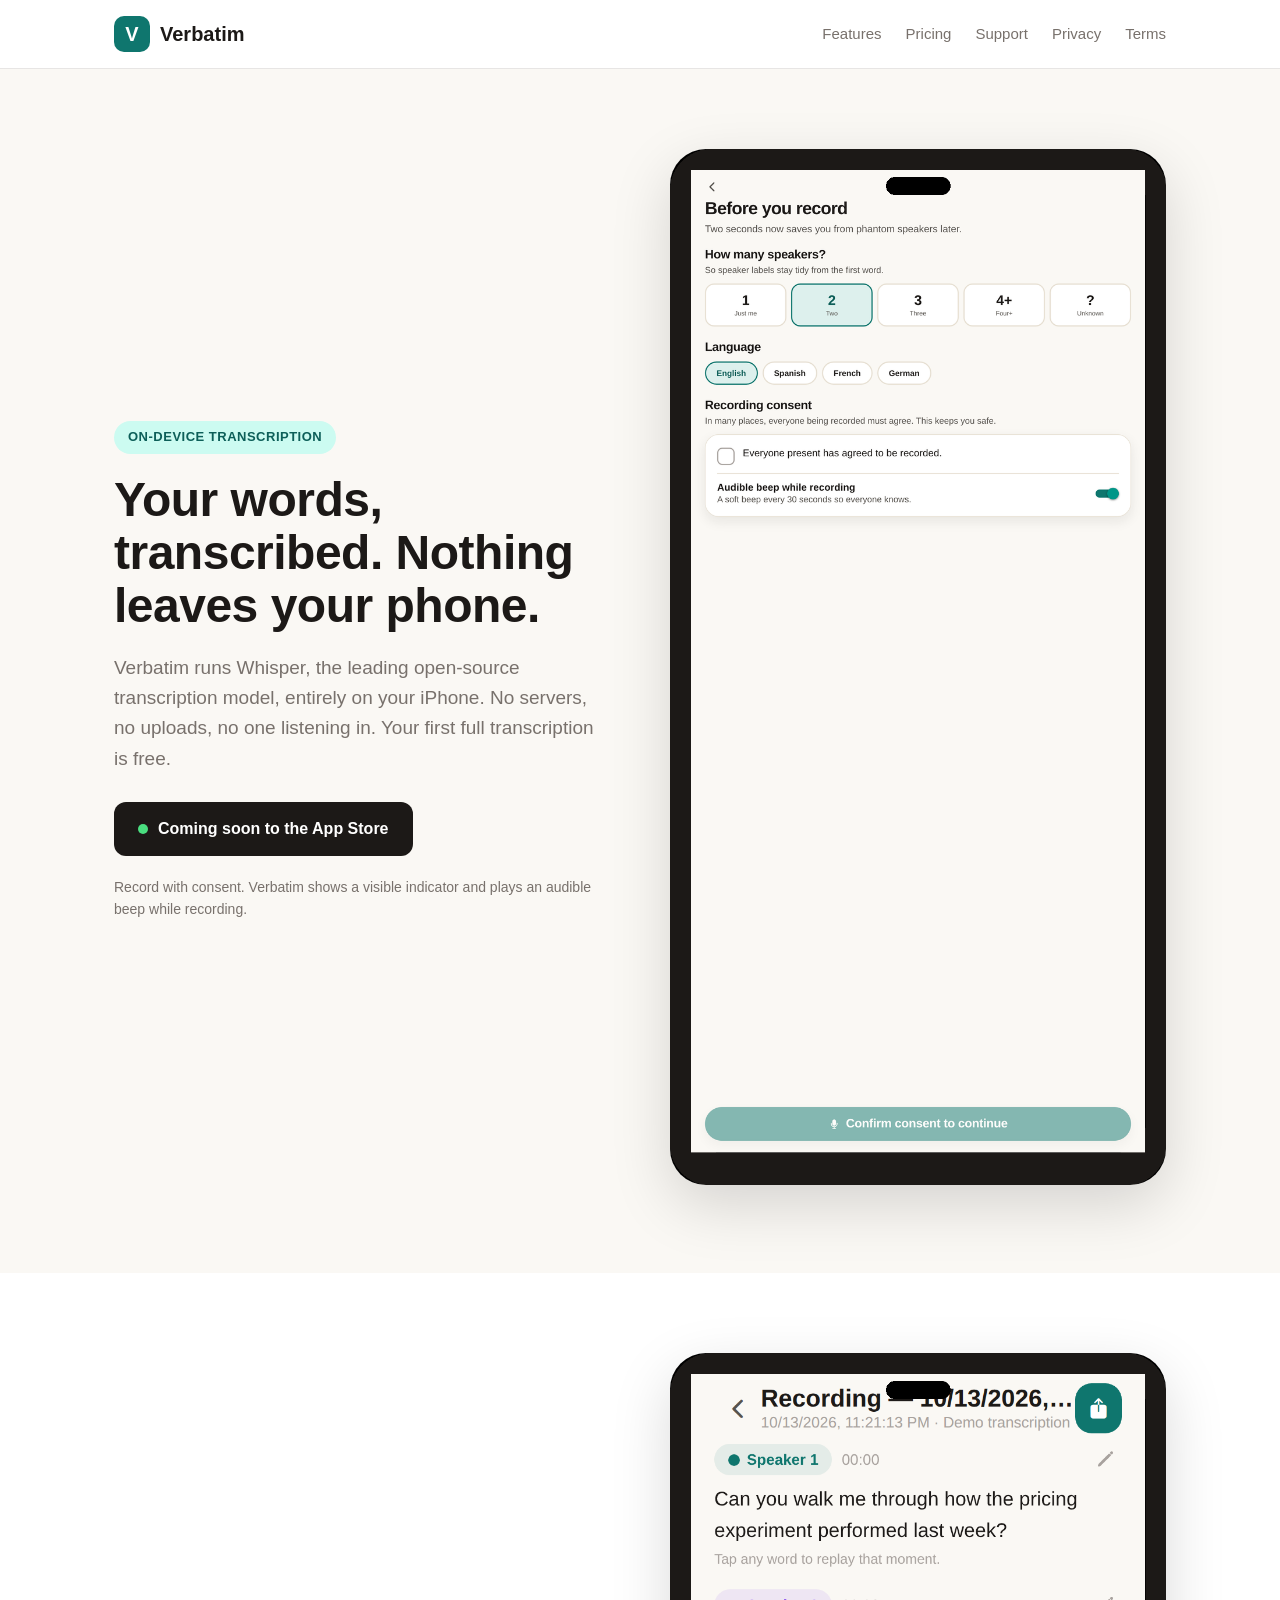
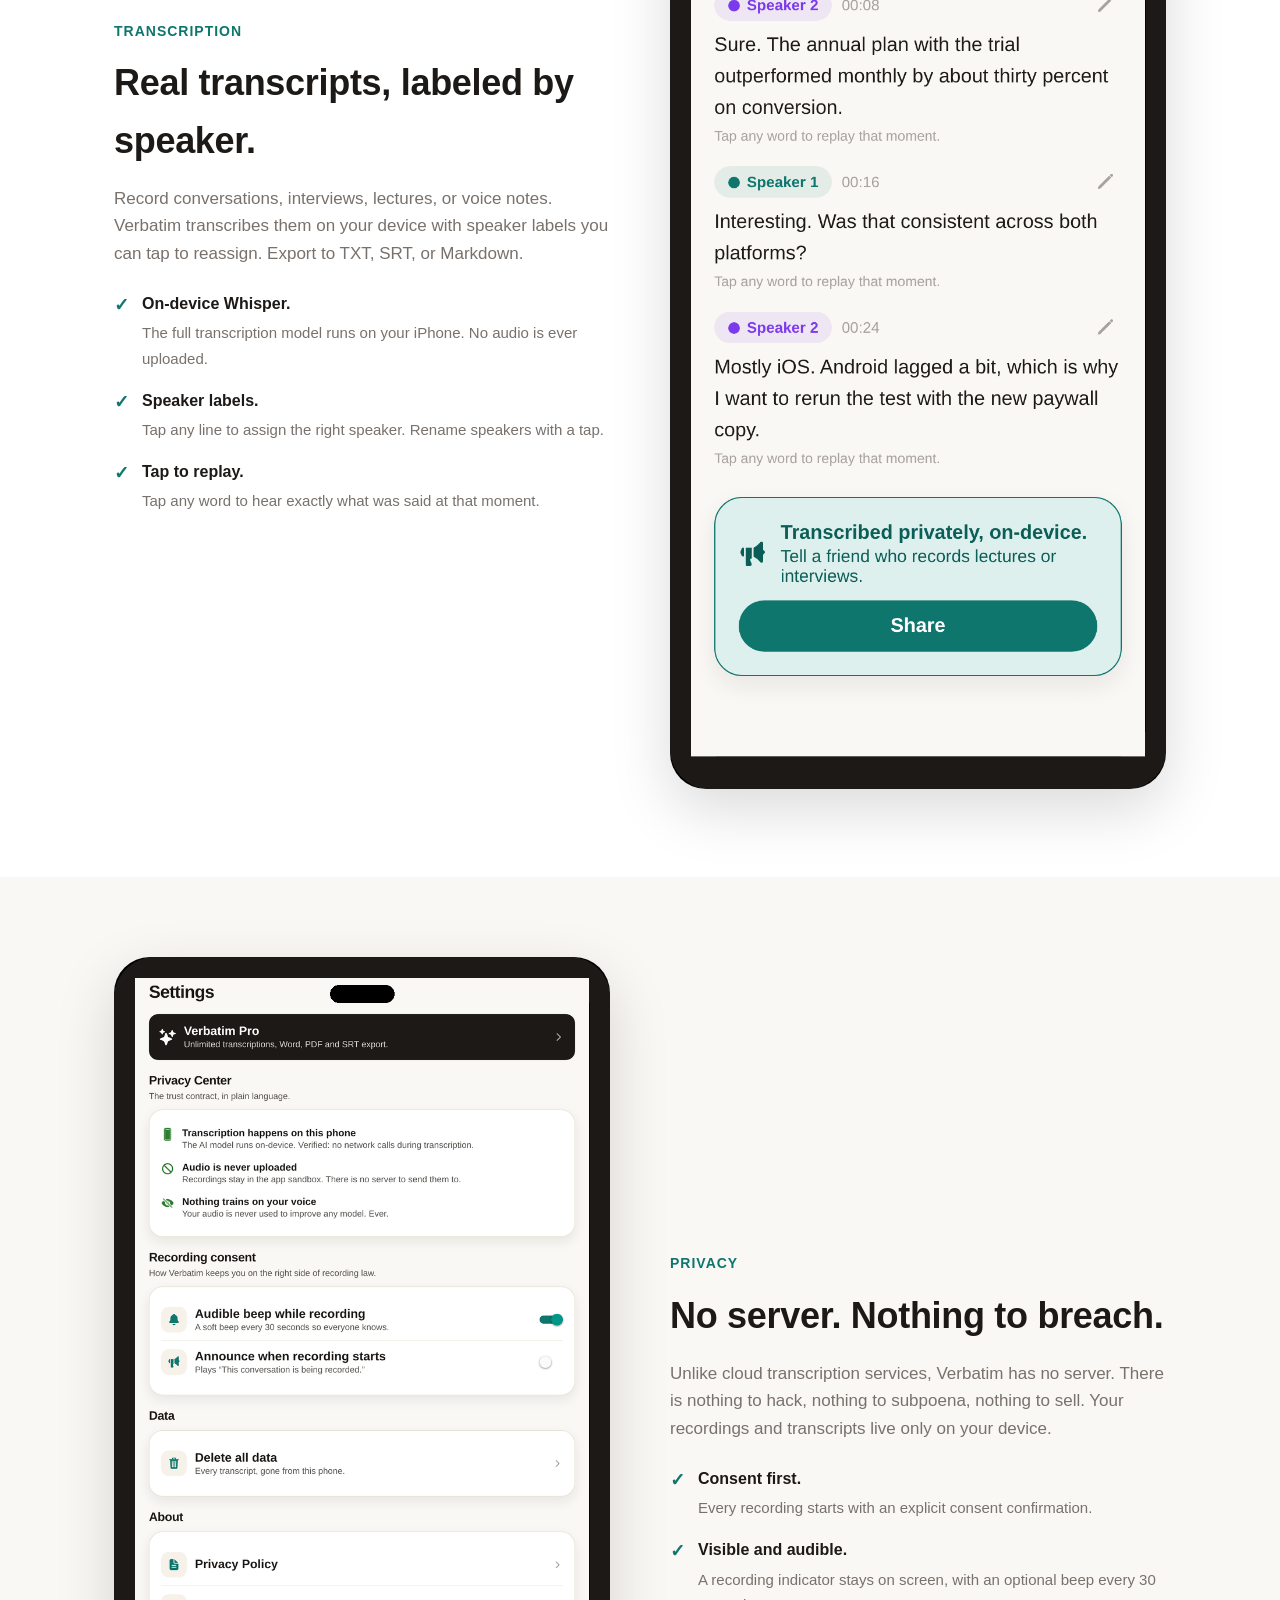
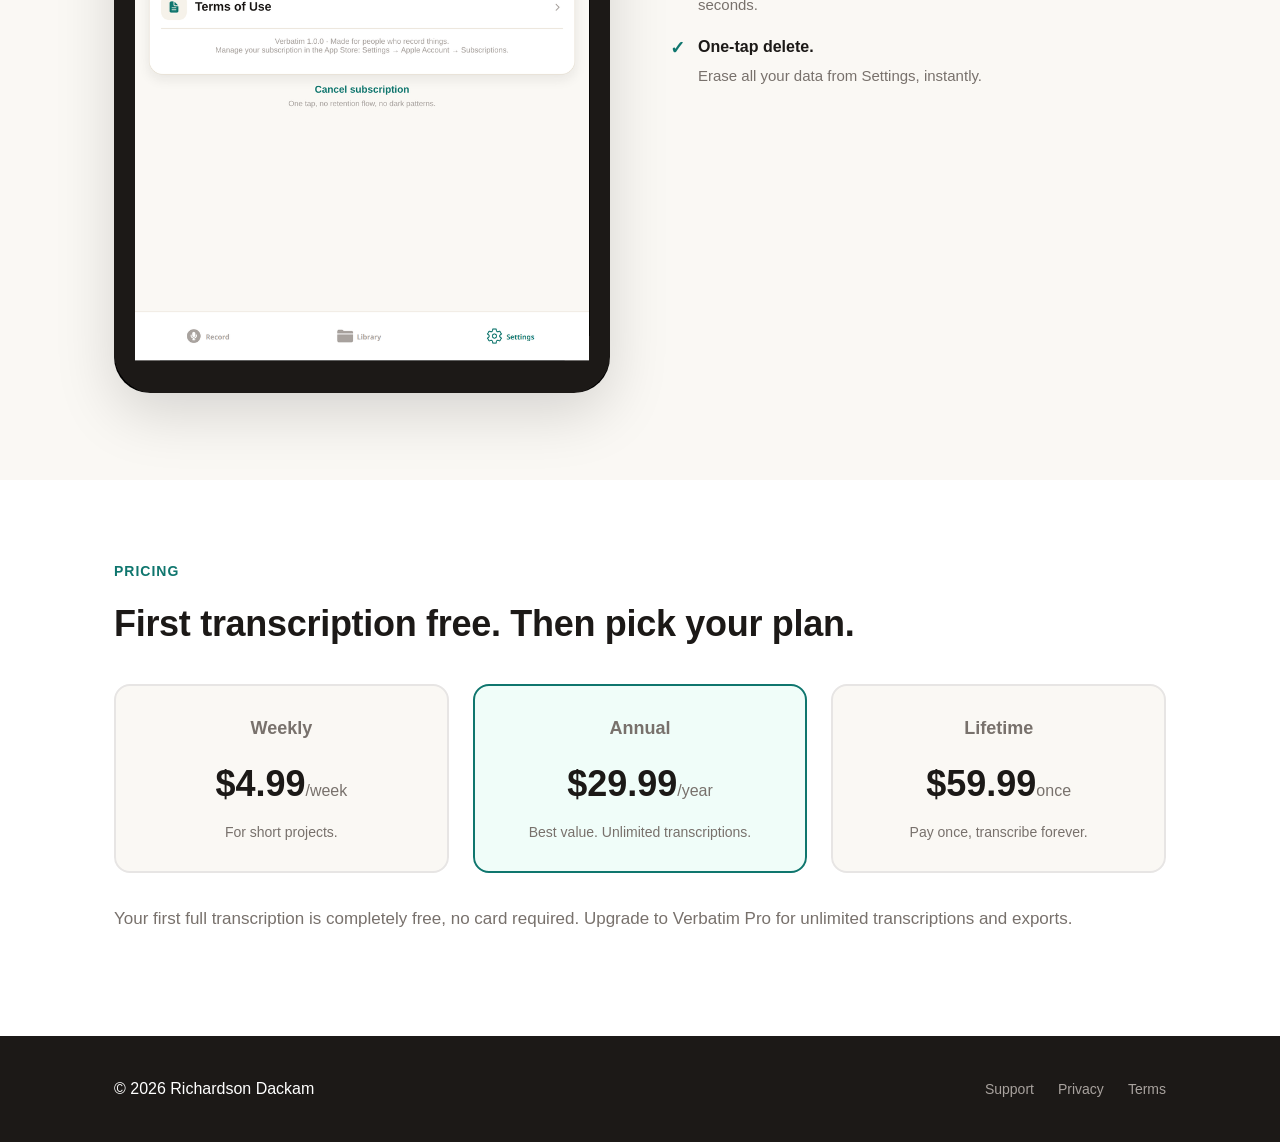
<file: index.html>
<!DOCTYPE html>
<html lang="en">
<head>
<meta charset="utf-8">
<meta name="viewport" content="width=device-width, initial-scale=1">
<title>Verbatim — Audio Transcriber: Voice to Text</title>
<meta name="description" content="Verbatim runs Whisper transcription entirely on your iPhone. No servers, no uploads. Your first transcription is free.">
<link rel="stylesheet" href="/style.css">
<link rel="icon" href="data:image/svg+xml,<svg xmlns='http://www.w3.org/2000/svg' viewBox='0 0 100 100'><rect width='100' height='100' rx='24' fill='%230F766E'/><text x='50' y='68' font-size='52' text-anchor='middle' fill='white' font-family='Arial' font-weight='bold'>V</text></svg>">
</head>
<body>
<header class="site-header">
  <div class="wrap">
    <a class="brand" href="/"><span class="brand-mark">V</span>Verbatim</a>
    <nav class="nav">
      <a href="#features">Features</a>
      <a href="#pricing">Pricing</a>
      <a href="/support">Support</a>
      <a href="/privacy">Privacy</a>
      <a href="/terms">Terms</a>
    </nav>
  </div>
</header>

<section class="hero">
  <div class="wrap hero-grid">
    <div>
      <span class="eyebrow">On-device transcription</span>
      <h1>Your words, transcribed. Nothing leaves your phone.</h1>
      <p class="lede">Verbatim runs Whisper, the leading open-source transcription model, entirely on your iPhone. No servers, no uploads, no one listening in. Your first full transcription is free.</p>
      <div><span class="store-badge"><span class="dot"></span>Coming soon to the App Store</span></div>
      <p class="hero-note">Record with consent. Verbatim shows a visible indicator and plays an audible beep while recording.</p>
    </div>
    <div class="phone"><img src="/assets/hero.png" alt="Verbatim recording screen with live waveform" width="1290" height="2796"></div>
  </div>
</section>

<section class="section alt" id="features">
  <div class="wrap split">
    <div>
      <p class="kicker">Transcription</p>
      <h2>Real transcripts, labeled by speaker.</h2>
      <p class="body">Record conversations, interviews, lectures, or voice notes. Verbatim transcribes them on your device with speaker labels you can tap to reassign. Export to TXT, SRT, or Markdown.</p>
      <ul class="checks">
        <li><b>On-device Whisper.</b><span>The full transcription model runs on your iPhone. No audio is ever uploaded.</span></li>
        <li><b>Speaker labels.</b><span>Tap any line to assign the right speaker. Rename speakers with a tap.</span></li>
        <li><b>Tap to replay.</b><span>Tap any word to hear exactly what was said at that moment.</span></li>
      </ul>
    </div>
    <div class="shot"><img src="/assets/transcript.png" alt="Verbatim transcript with speaker labels" width="1290" height="2796" loading="lazy"></div>
  </div>
</section>

<section class="section" id="privacy-feature">
  <div class="wrap split reverse">
    <div>
      <p class="kicker">Privacy</p>
      <h2>No server. Nothing to breach.</h2>
      <p class="body">Unlike cloud transcription services, Verbatim has no server. There is nothing to hack, nothing to subpoena, nothing to sell. Your recordings and transcripts live only on your device.</p>
      <ul class="checks">
        <li><b>Consent first.</b><span>Every recording starts with an explicit consent confirmation.</span></li>
        <li><b>Visible and audible.</b><span>A recording indicator stays on screen, with an optional beep every 30 seconds.</span></li>
        <li><b>One-tap delete.</b><span>Erase all your data from Settings, instantly.</span></li>
      </ul>
    </div>
    <div class="shot"><img src="/assets/privacy.png" alt="Verbatim privacy settings" width="1290" height="2796" loading="lazy"></div>
  </div>
</section>

<section class="section alt" id="pricing">
  <div class="wrap">
    <p class="kicker">Pricing</p>
    <h2>First transcription free. Then pick your plan.</h2>
    <div class="plans">
      <div class="plan">
        <h3>Weekly</h3>
        <p class="price">$4.99<span>/week</span></p>
        <p>For short projects.</p>
      </div>
      <div class="plan featured">
        <h3>Annual</h3>
        <p class="price">$29.99<span>/year</span></p>
        <p>Best value. Unlimited transcriptions.</p>
      </div>
      <div class="plan">
        <h3>Lifetime</h3>
        <p class="price">$59.99<span>once</span></p>
        <p>Pay once, transcribe forever.</p>
      </div>
    </div>
    <p class="body">Your first full transcription is completely free, no card required. Upgrade to Verbatim Pro for unlimited transcriptions and exports.</p>
  </div>
</section>

<footer class="site-footer">
  <div class="wrap">
    <p>© 2026 Richardson Dackam</p>
    <nav><a href="/support">Support</a><a href="/privacy">Privacy</a><a href="/terms">Terms</a></nav>
  </div>
</footer>
</body>
</html>
</file>
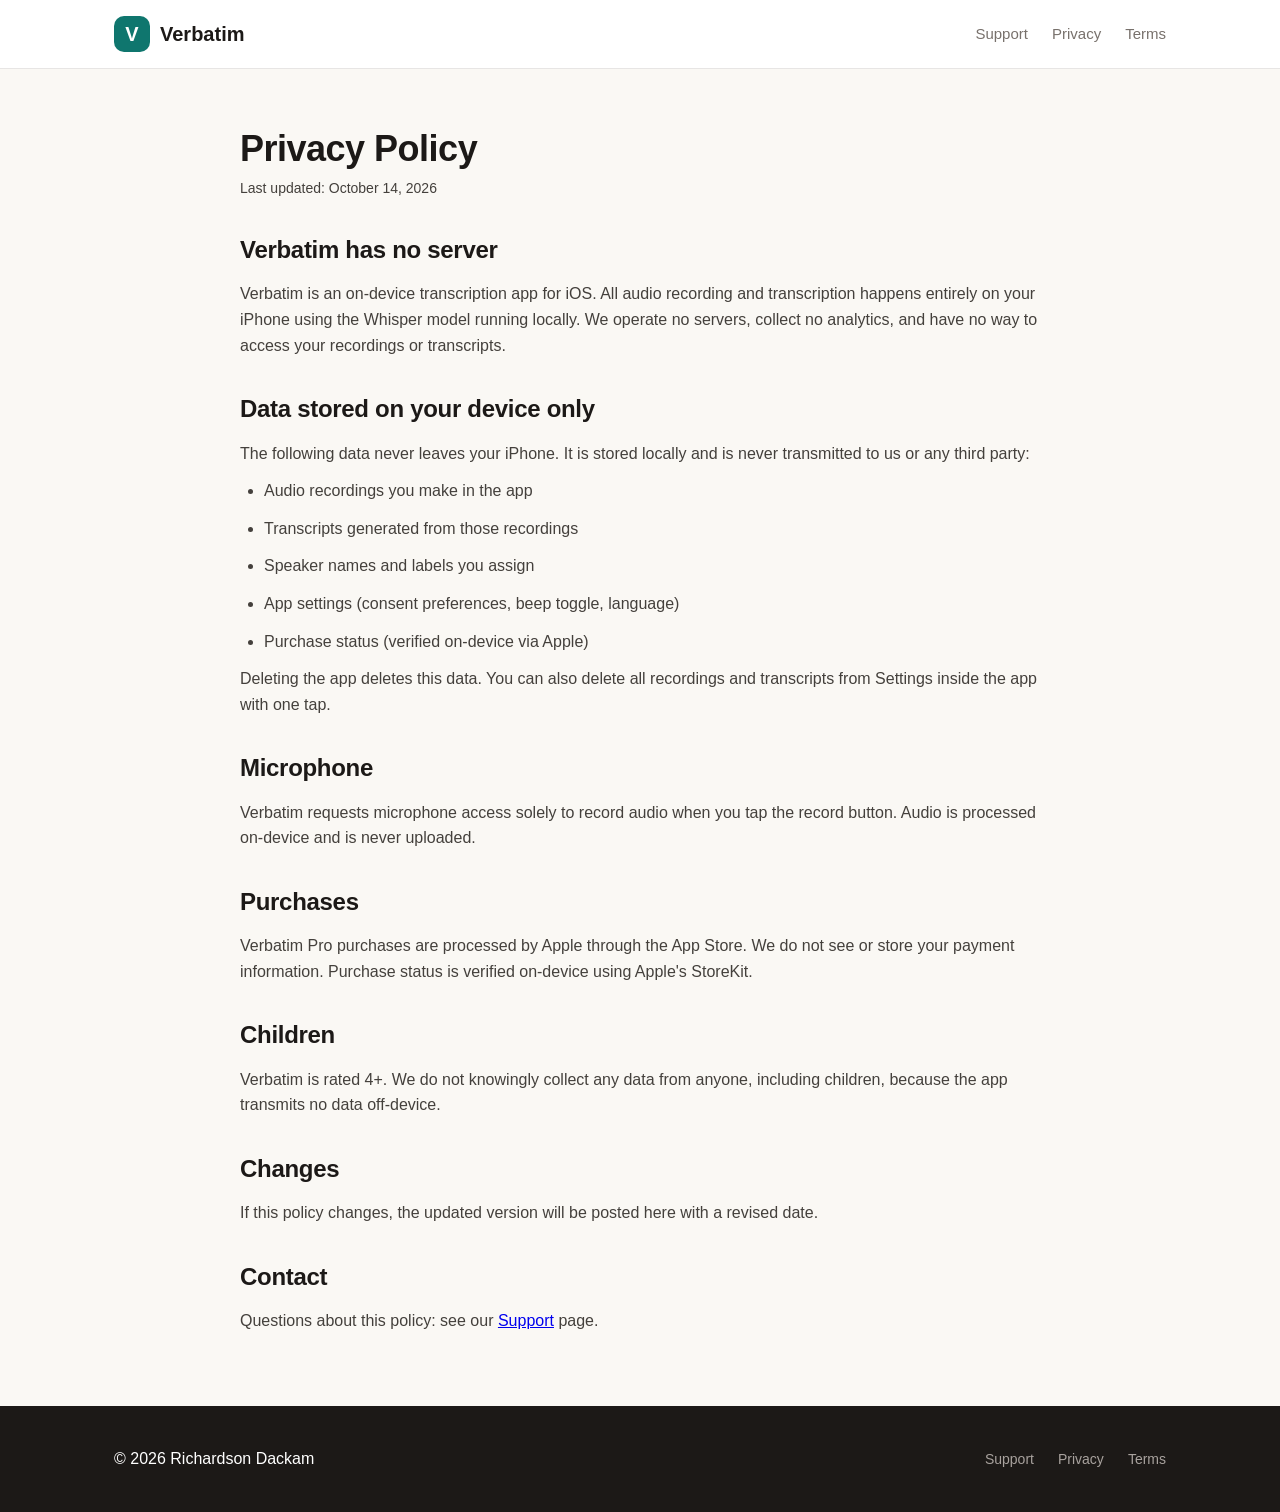
<file: privacy/index.html>
<!DOCTYPE html>
<html lang="en">
<head>
<meta charset="utf-8">
<meta name="viewport" content="width=device-width, initial-scale=1">
<title>Privacy Policy — Verbatim</title>
<link rel="stylesheet" href="/style.css">
</head>
<body>
<header class="site-header"><div class="wrap">
<a class="brand" href="/"><span class="brand-mark">V</span>Verbatim</a>
<nav class="nav"><a href="/support">Support</a><a href="/privacy">Privacy</a><a href="/terms">Terms</a></nav>
</div></header>
<div class="wrap doc">
<h1>Privacy Policy</h1>
<p class="updated">Last updated: October 14, 2026</p>

<h2>Verbatim has no server</h2>
<p>Verbatim is an on-device transcription app for iOS. All audio recording and transcription happens entirely on your iPhone using the Whisper model running locally. We operate no servers, collect no analytics, and have no way to access your recordings or transcripts.</p>

<h2>Data stored on your device only</h2>
<p>The following data never leaves your iPhone. It is stored locally and is never transmitted to us or any third party:</p>
<ul>
<li>Audio recordings you make in the app</li>
<li>Transcripts generated from those recordings</li>
<li>Speaker names and labels you assign</li>
<li>App settings (consent preferences, beep toggle, language)</li>
<li>Purchase status (verified on-device via Apple)</li>
</ul>
<p>Deleting the app deletes this data. You can also delete all recordings and transcripts from Settings inside the app with one tap.</p>

<h2>Microphone</h2>
<p>Verbatim requests microphone access solely to record audio when you tap the record button. Audio is processed on-device and is never uploaded.</p>

<h2>Purchases</h2>
<p>Verbatim Pro purchases are processed by Apple through the App Store. We do not see or store your payment information. Purchase status is verified on-device using Apple's StoreKit.</p>

<h2>Children</h2>
<p>Verbatim is rated 4+. We do not knowingly collect any data from anyone, including children, because the app transmits no data off-device.</p>

<h2>Changes</h2>
<p>If this policy changes, the updated version will be posted here with a revised date.</p>

<h2>Contact</h2>
<p>Questions about this policy: see our <a href="/support">Support</a> page.</p>
</div>
<footer class="site-footer"><div class="wrap">
<p>© 2026 Richardson Dackam</p>
<nav><a href="/support">Support</a><a href="/privacy">Privacy</a><a href="/terms">Terms</a></nav>
</div></footer>
</body>
</html>
</file>
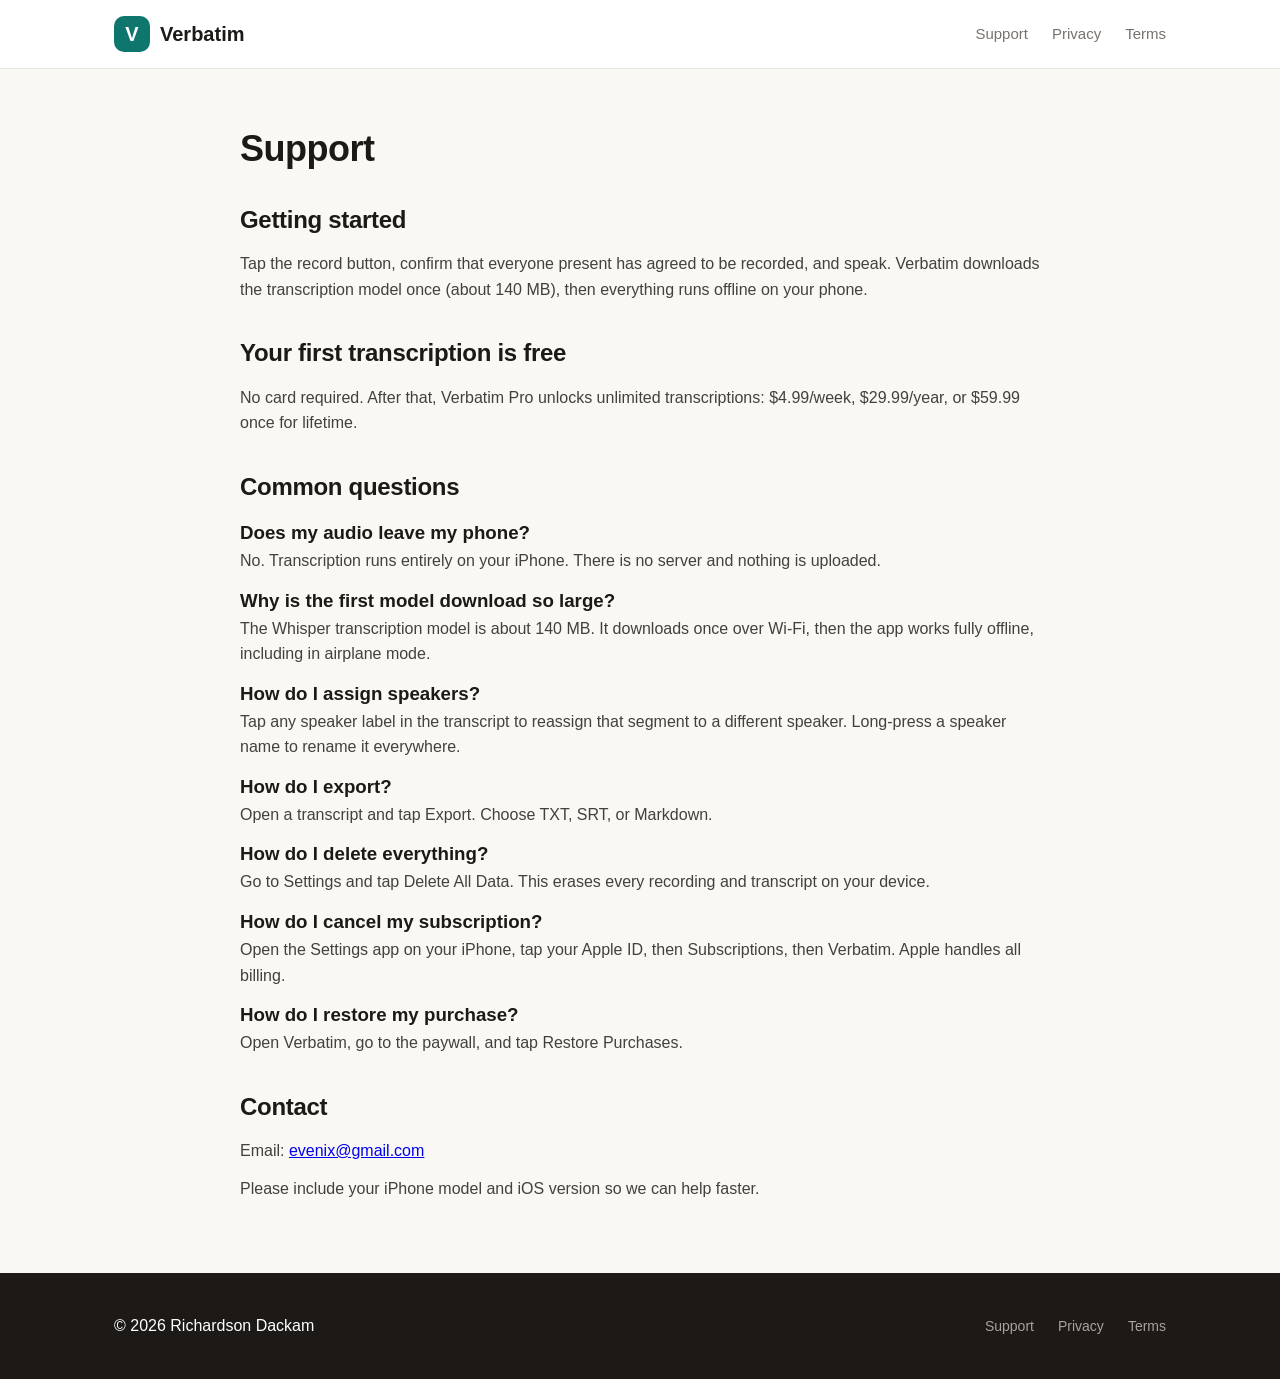
<file: support/index.html>
<!DOCTYPE html>
<html lang="en">
<head>
<meta charset="utf-8">
<meta name="viewport" content="width=device-width, initial-scale=1">
<title>Support — Verbatim</title>
<link rel="stylesheet" href="/style.css">
</head>
<body>
<header class="site-header"><div class="wrap">
<a class="brand" href="/"><span class="brand-mark">V</span>Verbatim</a>
<nav class="nav"><a href="/support">Support</a><a href="/privacy">Privacy</a><a href="/terms">Terms</a></nav>
</div></header>
<div class="wrap doc">
<h1>Support</h1>

<h2>Getting started</h2>
<p>Tap the record button, confirm that everyone present has agreed to be recorded, and speak. Verbatim downloads the transcription model once (about 140 MB), then everything runs offline on your phone.</p>

<h2>Your first transcription is free</h2>
<p>No card required. After that, Verbatim Pro unlocks unlimited transcriptions: $4.99/week, $29.99/year, or $59.99 once for lifetime.</p>

<h2>Common questions</h2>

<h3>Does my audio leave my phone?</h3>
<p>No. Transcription runs entirely on your iPhone. There is no server and nothing is uploaded.</p>

<h3>Why is the first model download so large?</h3>
<p>The Whisper transcription model is about 140 MB. It downloads once over Wi-Fi, then the app works fully offline, including in airplane mode.</p>

<h3>How do I assign speakers?</h3>
<p>Tap any speaker label in the transcript to reassign that segment to a different speaker. Long-press a speaker name to rename it everywhere.</p>

<h3>How do I export?</h3>
<p>Open a transcript and tap Export. Choose TXT, SRT, or Markdown.</p>

<h3>How do I delete everything?</h3>
<p>Go to Settings and tap Delete All Data. This erases every recording and transcript on your device.</p>

<h3>How do I cancel my subscription?</h3>
<p>Open the Settings app on your iPhone, tap your Apple ID, then Subscriptions, then Verbatim. Apple handles all billing.</p>

<h3>How do I restore my purchase?</h3>
<p>Open Verbatim, go to the paywall, and tap Restore Purchases.</p>

<h2>Contact</h2>
<p>Email: <a href="mailto:evenix@gmail.com">evenix@gmail.com</a></p>
<p>Please include your iPhone model and iOS version so we can help faster.</p>
</div>
<footer class="site-footer"><div class="wrap">
<p>© 2026 Richardson Dackam</p>
<nav><a href="/support">Support</a><a href="/privacy">Privacy</a><a href="/terms">Terms</a></nav>
</div></footer>
</body>
</html>
</file>
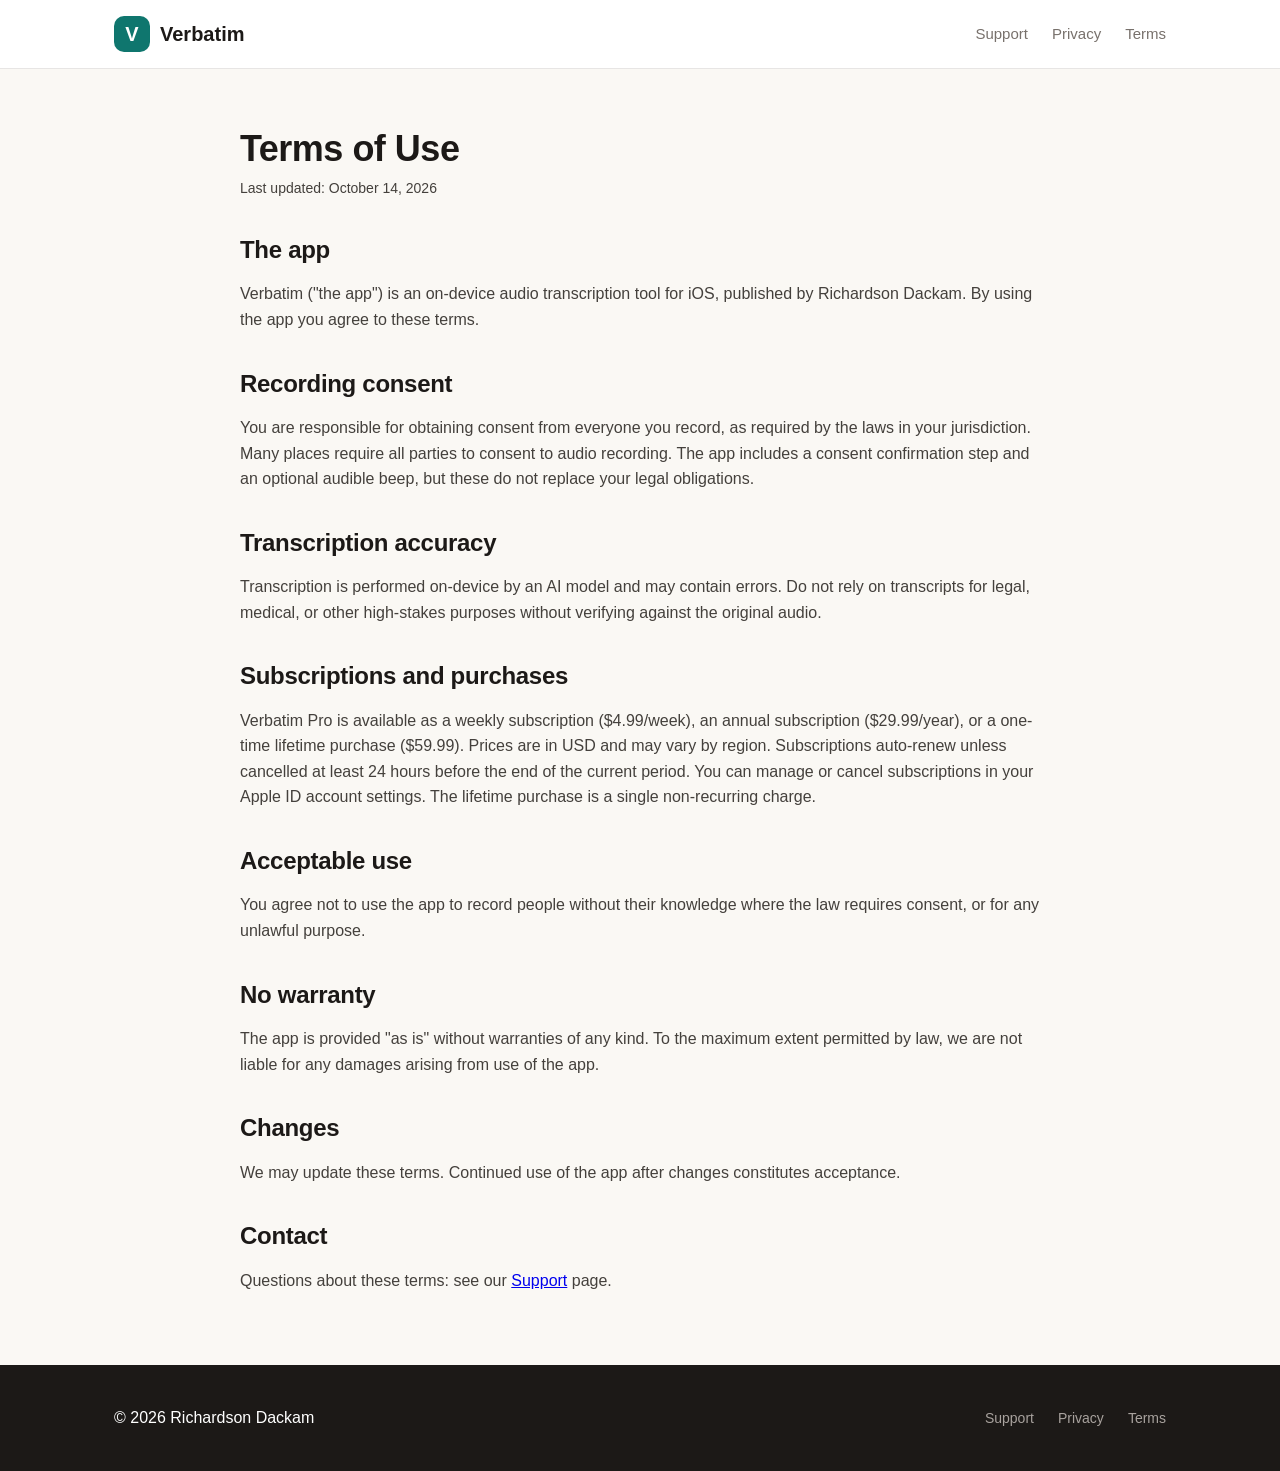
<file: terms/index.html>
<!DOCTYPE html>
<html lang="en">
<head>
<meta charset="utf-8">
<meta name="viewport" content="width=device-width, initial-scale=1">
<title>Terms of Use — Verbatim</title>
<link rel="stylesheet" href="/style.css">
</head>
<body>
<header class="site-header"><div class="wrap">
<a class="brand" href="/"><span class="brand-mark">V</span>Verbatim</a>
<nav class="nav"><a href="/support">Support</a><a href="/privacy">Privacy</a><a href="/terms">Terms</a></nav>
</div></header>
<div class="wrap doc">
<h1>Terms of Use</h1>
<p class="updated">Last updated: October 14, 2026</p>

<h2>The app</h2>
<p>Verbatim ("the app") is an on-device audio transcription tool for iOS, published by Richardson Dackam. By using the app you agree to these terms.</p>

<h2>Recording consent</h2>
<p>You are responsible for obtaining consent from everyone you record, as required by the laws in your jurisdiction. Many places require all parties to consent to audio recording. The app includes a consent confirmation step and an optional audible beep, but these do not replace your legal obligations.</p>

<h2>Transcription accuracy</h2>
<p>Transcription is performed on-device by an AI model and may contain errors. Do not rely on transcripts for legal, medical, or other high-stakes purposes without verifying against the original audio.</p>

<h2>Subscriptions and purchases</h2>
<p>Verbatim Pro is available as a weekly subscription ($4.99/week), an annual subscription ($29.99/year), or a one-time lifetime purchase ($59.99). Prices are in USD and may vary by region. Subscriptions auto-renew unless cancelled at least 24 hours before the end of the current period. You can manage or cancel subscriptions in your Apple ID account settings. The lifetime purchase is a single non-recurring charge.</p>

<h2>Acceptable use</h2>
<p>You agree not to use the app to record people without their knowledge where the law requires consent, or for any unlawful purpose.</p>

<h2>No warranty</h2>
<p>The app is provided "as is" without warranties of any kind. To the maximum extent permitted by law, we are not liable for any damages arising from use of the app.</p>

<h2>Changes</h2>
<p>We may update these terms. Continued use of the app after changes constitutes acceptance.</p>

<h2>Contact</h2>
<p>Questions about these terms: see our <a href="/support">Support</a> page.</p>
</div>
<footer class="site-footer"><div class="wrap">
<p>© 2026 Richardson Dackam</p>
<nav><a href="/support">Support</a><a href="/privacy">Privacy</a><a href="/terms">Terms</a></nav>
</div></footer>
</body>
</html>
</file>
<file: style.css>
:root {
  --paper: #FAF8F4;
  --ink: #1C1917;
  --teal: #0F766E;
  --teal-dark: #0D5F59;
  --muted: #78716C;
  --card: #FFFFFF;
  --border: #E7E5E4;
}

* { box-sizing: border-box; margin: 0; padding: 0; }

body {
  font-family: -apple-system, BlinkMacSystemFont, "SF Pro Text", "Helvetica Neue", Arial, sans-serif;
  background: var(--paper);
  color: var(--ink);
  line-height: 1.6;
}

.wrap { max-width: 1100px; margin: 0 auto; padding: 0 24px; }

.site-header {
  background: var(--card);
  border-bottom: 1px solid var(--border);
  padding: 16px 0;
  position: sticky;
  top: 0;
  z-index: 100;
}

.site-header .wrap {
  display: flex;
  justify-content: space-between;
  align-items: center;
}

.brand {
  font-size: 20px;
  font-weight: 700;
  color: var(--ink);
  text-decoration: none;
  display: flex;
  align-items: center;
  gap: 10px;
}

.brand-mark {
  width: 36px;
  height: 36px;
  background: var(--teal);
  color: white;
  border-radius: 10px;
  display: flex;
  align-items: center;
  justify-content: center;
  font-weight: 800;
  font-size: 20px;
}

.nav { display: flex; gap: 24px; }
.nav a {
  color: var(--muted);
  text-decoration: none;
  font-size: 15px;
}
.nav a:hover { color: var(--teal); }

.hero { padding: 80px 0; }
.hero-grid {
  display: grid;
  grid-template-columns: 1fr 1fr;
  gap: 60px;
  align-items: center;
}

.eyebrow {
  display: inline-block;
  background: #CCFBF1;
  color: var(--teal-dark);
  font-size: 13px;
  font-weight: 600;
  padding: 6px 14px;
  border-radius: 20px;
  margin-bottom: 20px;
  text-transform: uppercase;
  letter-spacing: 0.5px;
}

h1 {
  font-size: 48px;
  line-height: 1.1;
  font-weight: 800;
  margin-bottom: 20px;
  letter-spacing: -0.5px;
}

.lede {
  font-size: 19px;
  color: var(--muted);
  margin-bottom: 28px;
}

.store-badge {
  display: inline-flex;
  align-items: center;
  gap: 10px;
  background: var(--ink);
  color: white;
  padding: 14px 24px;
  border-radius: 12px;
  font-weight: 600;
  font-size: 16px;
}

.store-badge .dot {
  width: 10px;
  height: 10px;
  background: #4ADE80;
  border-radius: 50%;
  animation: pulse 2s infinite;
}

@keyframes pulse {
  0%, 100% { opacity: 1; }
  50% { opacity: 0.4; }
}

.hero-note {
  margin-top: 20px;
  font-size: 14px;
  color: var(--muted);
}

.phone img, .shot img {
  width: 100%;
  height: auto;
  border-radius: 36px;
  box-shadow: 0 20px 60px rgba(0,0,0,0.15);
}

.section { padding: 80px 0; }
.section.alt { background: var(--card); }

.split {
  display: grid;
  grid-template-columns: 1fr 1fr;
  gap: 60px;
  align-items: center;
}

.split.reverse > div:first-child { order: 2; }
.split.reverse > div:last-child { order: 1; }

.kicker {
  color: var(--teal);
  font-weight: 700;
  font-size: 14px;
  text-transform: uppercase;
  letter-spacing: 1px;
  margin-bottom: 12px;
}

h2 {
  font-size: 36px;
  font-weight: 800;
  margin-bottom: 16px;
  letter-spacing: -0.3px;
}

.body {
  font-size: 17px;
  color: var(--muted);
  margin-bottom: 24px;
}

.checks { list-style: none; }
.checks li { margin-bottom: 16px; padding-left: 28px; position: relative; }
.checks li::before {
  content: "✓";
  position: absolute;
  left: 0;
  color: var(--teal);
  font-weight: 800;
  font-size: 18px;
}
.checks b { display: block; margin-bottom: 4px; }
.checks span { color: var(--muted); font-size: 15px; }

.plans {
  display: grid;
  grid-template-columns: repeat(3, 1fr);
  gap: 24px;
  margin: 32px 0;
}

.plan {
  background: var(--paper);
  border: 2px solid var(--border);
  border-radius: 16px;
  padding: 28px;
  text-align: center;
}

.plan.featured {
  border-color: var(--teal);
  background: #F0FDF9;
}

.plan h3 {
  font-size: 18px;
  margin-bottom: 12px;
  color: var(--muted);
}

.plan .price {
  font-size: 36px;
  font-weight: 800;
  margin-bottom: 8px;
}

.plan .price span {
  font-size: 16px;
  font-weight: 400;
  color: var(--muted);
}

.plan p:last-child { color: var(--muted); font-size: 14px; }

.site-footer {
  background: var(--ink);
  color: white;
  padding: 40px 0;
  margin-top: 0;
}

.site-footer .wrap {
  display: flex;
  justify-content: space-between;
  align-items: center;
}

.site-footer nav { display: flex; gap: 24px; }
.site-footer nav a { color: #A8A29E; text-decoration: none; font-size: 14px; }
.site-footer nav a:hover { color: white; }

.doc { padding: 60px 0; max-width: 800px; }
.doc h1 { font-size: 36px; margin-bottom: 8px; }
.doc h2 { font-size: 24px; margin: 32px 0 12px; }
.doc p, .doc li { margin-bottom: 12px; color: #44403C; }
.doc ul { padding-left: 24px; }
.updated { color: var(--muted); font-size: 14px; margin-bottom: 32px; }

@media (max-width: 768px) {
  .hero-grid, .split { grid-template-columns: 1fr; }
  h1 { font-size: 36px; }
  .plans { grid-template-columns: 1fr; }
  .nav { display: none; }
}
</file>
